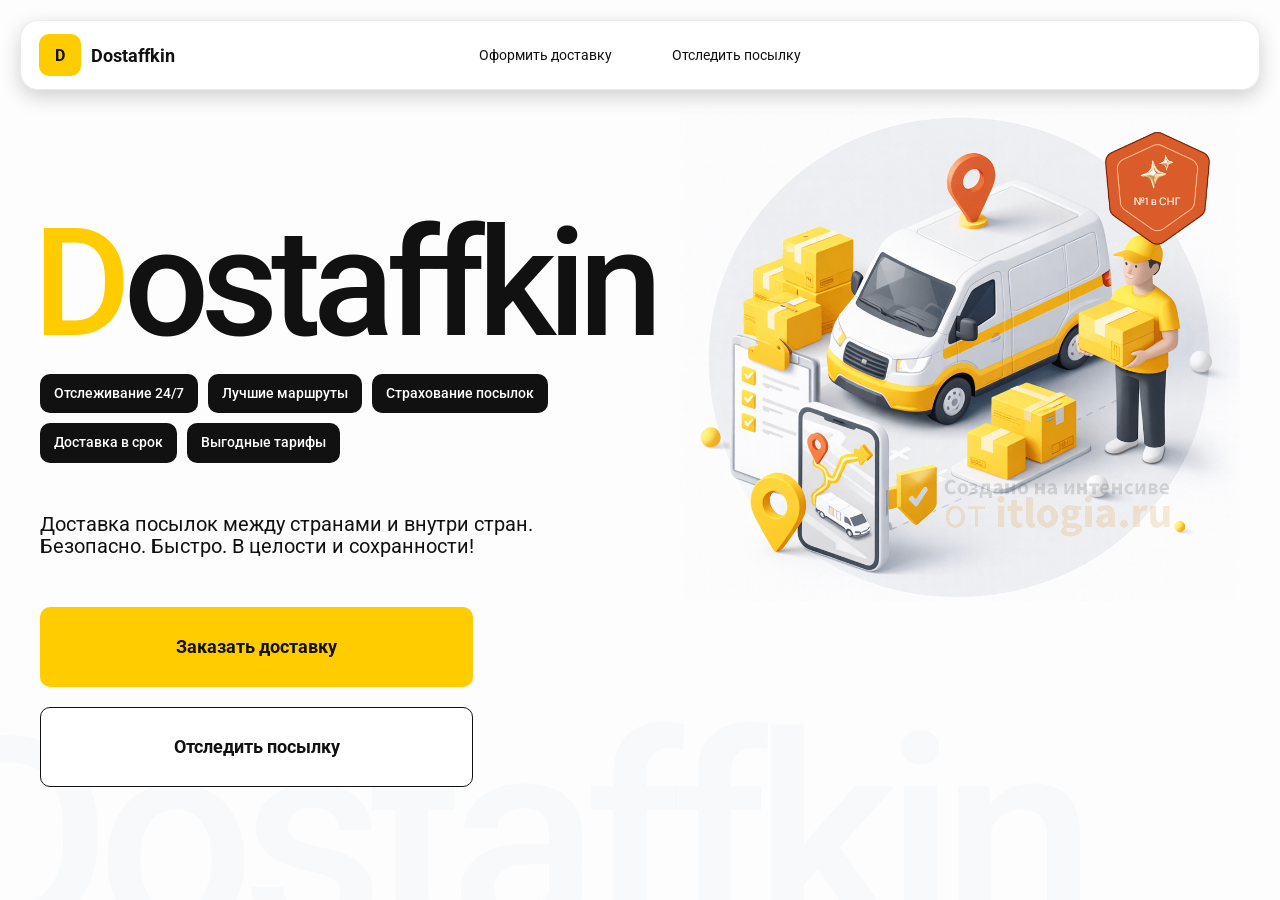
<file: index.html>
<!doctype html>
<html lang="ru">
  <head>
    <meta charset="UTF-8" />
    <link rel="stylesheet" href="styles/base.css" />
    <link rel="stylesheet" href="styles/base_adaptive.css" />
    <link rel="stylesheet" href="styles/index.css" />
    <link rel="stylesheet" href="styles/index_adaptive.css" />
    <title>
      Dostaffkin — Доставка посылок между странами и внутри стран. Безопасно.
      Быстро. В целости и сохранности!
    </title>
    <meta
      name="viewport"
      content="width=device-width,initial-scale=1,maximum-scale=1,user-scalable=0"
    />
  </head>
  <body>
    <div class="container">
      <header class="header">
        <a class="header-brand" href="#">
          <div class="header-logo">D</div>
          <div class="header-title">Dostaffkin</div>
        </a>
        <nav class="header-menu">
          <a class="header-link" href="./order.html">Оформить <span>доставку</span></a>
          <a class="header-link" href="./track.html">Отследить <span>посылку</span></a>
        </nav>
      </header>
      <main class="main">
        <section class="main-info">
          <div class="main-title"><span>D</span>ostaffkin</div>
          <div class="main-features">
            <div class="main-feature">Отслеживание 24/7</div>
            <div class="main-feature">Лучшие маршруты</div>
            <div class="main-feature">Страхование посылок</div>
            <div class="main-feature">Доставка в срок</div>
            <div class="main-feature">Выгодные тарифы</div>
          </div>
          <div class="main-description">
            Доставка посылок между странами и внутри стран. Безопасно. Быстро. В
            целости и сохранности!
          </div>
          <div class="main-actions">
            <a class="button" type="button" href="./order.html"
              >Заказать доставку</a
            >
            <a class="button button-white" type="button" href="./track.html"
              >Отследить посылку</a
            >
          </div>
        </section>
        <div class="main-title-ghost">Dostaffkin</div>
        <section class="main-image">
          <img src="images/main-image.png" alt="Main image" />
        </section>
      </main>
    </div>
  </body>
</html>
</file>
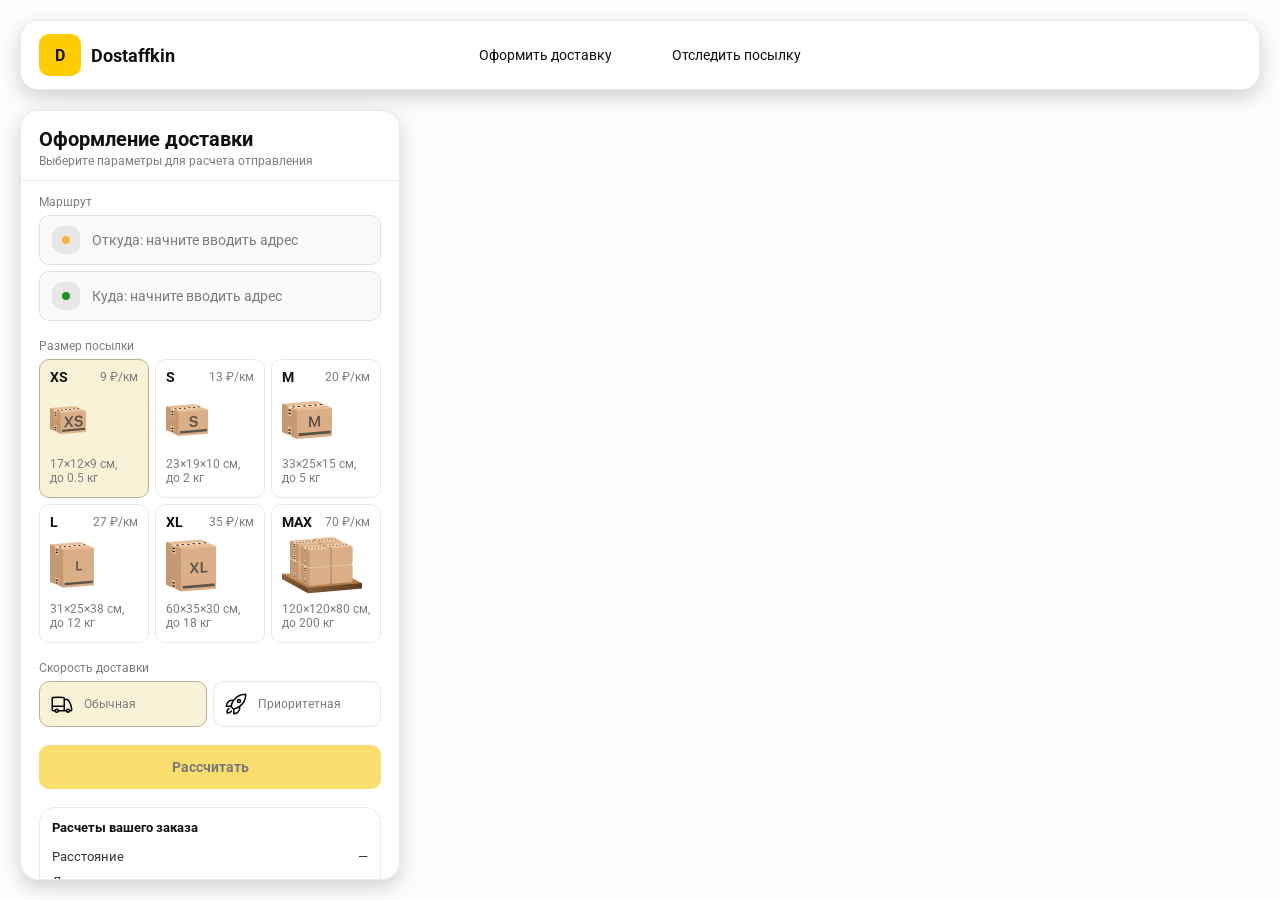
<file: order.html>
<!doctype html>
<html lang="ru">
  <head>
    <meta charset="utf-8" />
    <meta
      name="viewport"
      content="width=device-width,initial-scale=1,maximum-scale=1,user-scalable=0"
    />
    <title>Оформление доставки</title>

    <link rel="stylesheet" href="styles/base.css" />
    <link rel="stylesheet" href="styles/base_adaptive.css" />

    <link rel="stylesheet" href="styles/order.css" />
    <link rel="stylesheet" href="styles/order_adaptive.css" />
    <script src="https://api-maps.yandex.ru/2.1/?lang=ru_RU&apikey=94b522c7-1084-4b10-945c-c4f94278a934
&suggest_apikey=cfea201b-f497-4e3d-a2cf-9a4bc8a78ac7" type="text/javascript"></script>
  </head>
  <body>
    <div id="map"></div>
    <header class="header">
      <a class="header-brand" href="./index.html">
        <div class="header-logo">D</div>
        <div class="header-title">Dostaffkin</div>
      </a>
      <nav class="header-menu">
        <a class="header-link" href="#">Оформить <span>доставку</span></a>
        <a class="header-link" href="./track.html"
          >Отследить <span>посылку</span></a
        >
      </nav>
    </header>
    <aside class="main" id="sidebar">
      <div class="main-header">
        <div class="main-title">Оформление доставки</div>
        <div class="main-text">Выберите параметры для расчета отправления</div>
      </div>
      <div class="main-content">
        <div class="main-route">
          <div class="main-block-title">Маршрут</div>
          <div class="main-fields">
            <div class="main-field" id="fromField">
              <div class="main-pin"></div>
              <input
                id="from"
                placeholder="Откуда: начните вводить адрес"
                autocomplete="off"
              />
              <div
                class="main-ac"
                id="fromAc"
                role="listbox"
                aria-label="Подсказки адресов"
              ></div>
            </div>

            <div class="main-field" id="toField">
              <div class="main-pin"></div>
              <input
                id="to"
                placeholder="Куда: начните вводить адрес"
                autocomplete="off"
              />
              <div
                class="main-ac"
                id="toAc"
                role="listbox"
                aria-label="Подсказки адресов"
              ></div>
            </div>
          </div>
        </div>
        <div class="main-package">
          <div class="main-block-title">Размер посылки</div>

          <div class="main-sizes">
            <div class="main-size-card is-active" data-value="xs">
              <div class="main-size-top">
                <div class="main-size-label">XS</div>
                <div class="main-size-rate">9 ₽/км</div>
              </div>
              <div class="main-size-media">
                <img src="images/sizes/xs.png" alt="Короб XS" />
              </div>
              <div class="main-size-description">
                17×12×9 см,<br />до 0.5 кг
              </div>
            </div>

            <div class="main-size-card" data-value="s">
              <div class="main-size-top">
                <div class="main-size-label">S</div>
                <div class="main-size-rate">13 ₽/км</div>
              </div>
              <div class="main-size-media">
                <img src="images/sizes/s.png" alt="Короб S" />
              </div>
              <div class="main-size-description">23×19×10 см,<br />до 2 кг</div>
            </div>

            <div class="main-size-card" data-value="m">
              <div class="main-size-top">
                <div class="main-size-label">M</div>
                <div class="main-size-rate">20 ₽/км</div>
              </div>
              <div class="main-size-media">
                <img src="images/sizes/m.png" alt="Короб M" />
              </div>
              <div class="main-size-description">33×25×15 см,<br />до 5 кг</div>
            </div>

            <div class="main-size-card" data-value="l">
              <div class="main-size-top">
                <div class="main-size-label">L</div>
                <div class="main-size-rate">27 ₽/км</div>
              </div>
              <div class="main-size-media">
                <img src="images/sizes/l.png" alt="Короб L" />
              </div>
              <div class="main-size-description">
                31×25×38 см,<br />до 12 кг
              </div>
            </div>

            <div class="main-size-card" data-value="xl">
              <div class="main-size-top">
                <div class="main-size-label">XL</div>
                <div class="main-size-rate">35 ₽/км</div>
              </div>
              <div class="main-size-media">
                <img src="images/sizes/xl.png" alt="Короб XL" />
              </div>
              <div class="main-size-description">
                60×35×30 см,<br />до 18 кг
              </div>
            </div>

            <div class="main-size-card" data-value="max">
              <div class="main-size-top">
                <div class="main-size-label">MAX</div>
                <div class="main-size-rate">70 ₽/км</div>
              </div>
              <div class="main-size-media main-size-media-palleta">
                <img src="images/sizes/max.png" alt="Паллета" />
              </div>
              <div class="main-size-description">
                120×120×80 см,<br />до 200 кг
              </div>
            </div>
          </div>
        </div>
        <div class="main-speed">
          <div class="main-block-title">Скорость доставки</div>

          <div class="main-speeds">
            <div class="main-speed-card is-active" data-value="regular">
              <img
                class="main-speed-media"
                src="images/icons/regular.svg"
                alt="Regular"
              />
              <div class="main-speed-description">Обычная</div>
            </div>
            <div class="main-speed-card" data-value="fast">
              <img
                class="main-speed-media"
                src="images/icons/fast.svg"
                alt="Fast"
              />
              <div class="main-speed-description">Приоритетная</div>
            </div>
          </div>
        </div>
        <div class="main-calculate-block">
          <button
            id="calc"
            class="button calculate-button"
            type="button"
            disabled
          >
            Рассчитать
          </button>
        </div>
        <div class="main-result" id="result">
          <div class="main-result-title">Расчеты вашего заказа</div>
          <div class="main-result-lines">
            <div class="main-result-line">
              <span>Расстояние</span><span id="distanceValue">—</span>
            </div>
            <div class="main-result-line">
              <span>Доставим через</span><span id="durationValue">—</span>
            </div>
            <div class="main-result-line">
              <span>Тариф</span><span id="rateValue">—</span>
            </div>
          </div>
          <div class="main-price">
            <div class="main-price-label">Итого</div>
            <div class="main-price-value" id="totalValue">—</div>
          </div>
        </div>
        <div class="main-order-box">
          <div class="main-order-form" id="orderForm">
            <div class="main-order-title">Оформление доставки</div>
            <div class="main-block-info-row">
              <div class="main-block-title">Контакты</div>
              <div class="order-fields">
                <div class="main-field">
                  <input
                    id="customerName"
                    placeholder="Ваше имя"
                    autocomplete="off"
                  />
                </div>
                <div class="main-field">
                  <input
                    id="customerPhone"
                    placeholder="Ваш телефон"
                    autocomplete="off"
                    inputmode="tel"
                  />
                </div>
              </div>
            </div>
            <div class="main-block-info-row extra-info">
              <div class="main-block-title">Дополнительная информация</div>
              <div class="main-field textarea">
                <textarea
                  id="comment"
                  placeholder="Детали доставки и комментарии"
                ></textarea>
              </div>
            </div>
            <button
              id="submit"
              class="button main-submit-request"
              type="button"
              disabled
            >
              Отправить заявку
            </button>
          </div>

          <div class="main-order-success" id="orderSuccess">
            <div class="main-success-icon">✓</div>
            <div class="main-success-title">Заявка отправлена!</div>
            <div class="main-success-title">
              Номер отправления – <span id="orderId"></span>
            </div>
            <div class="main-success-subtitle">Мы скоро свяжемся с вами</div>
          </div>
        </div>
      </div>
    </aside>
    <script src="scripts/order.js"></script>
  </body>
</html>
</file>
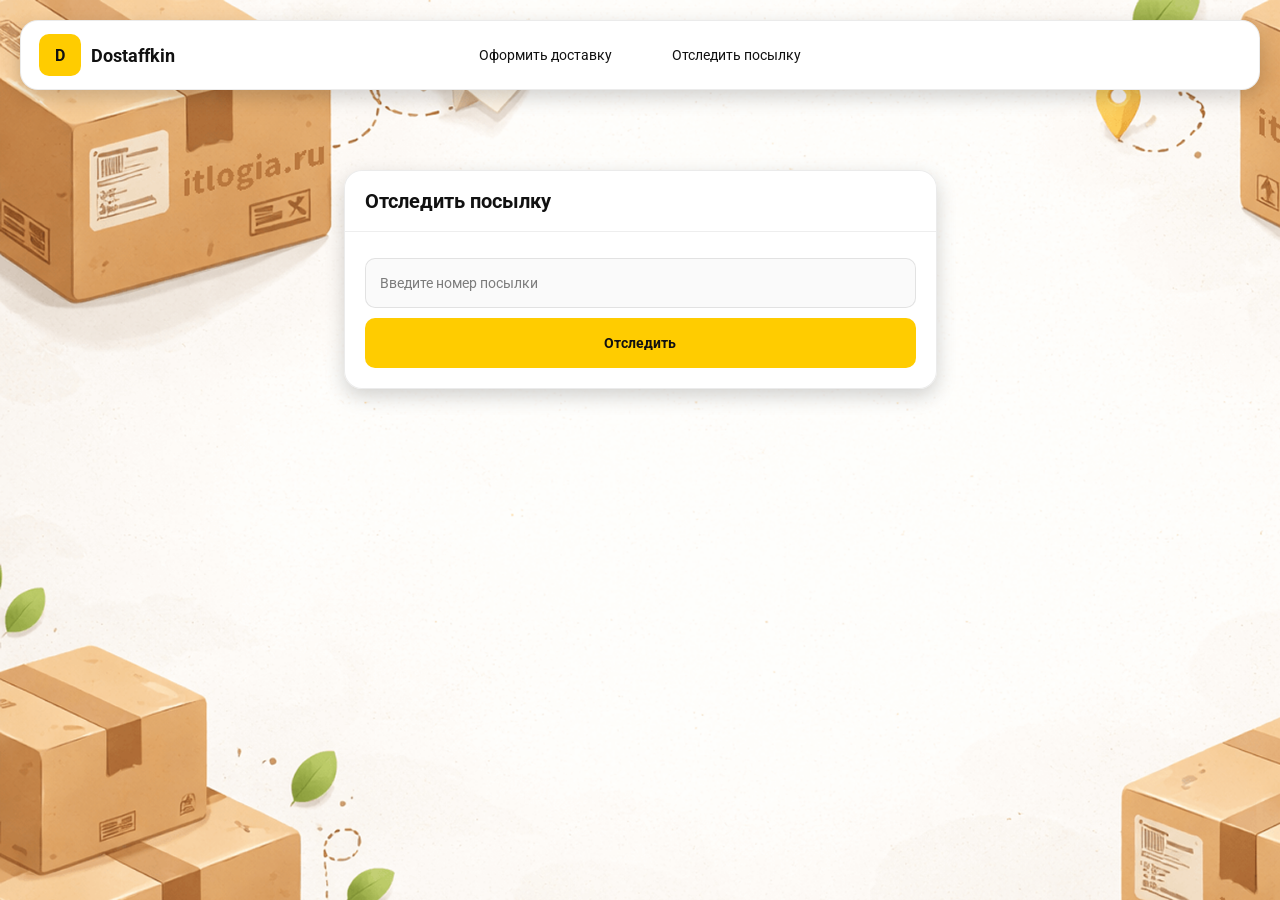
<file: track.html>
<!doctype html>
<html lang="ru">
  <head>
    <meta charset="utf-8" />
    <meta
      name="viewport"
      content="width=device-width,initial-scale=1,maximum-scale=1,user-scalable=0"
    />
    <title>Отследить посылку</title>
    <link rel="stylesheet" href="styles/base.css" />
    <link rel="stylesheet" href="styles/base_adaptive.css" />

    <link rel="stylesheet" href="styles/track.css" />
    <link rel="stylesheet" href="styles/track_adaptive.css" />
  </head>
  <body>
    <div class="container">
      <header class="header">
        <a class="header-brand" href="./index.html">
          <div class="header-logo">D</div>
          <div class="header-title">Dostaffkin</div>
        </a>
        <nav class="header-menu">
          <a class="header-link" href="./order.html"
            >Оформить <span>доставку</span></a
          >
          <a class="header-link" href="#">Отследить <span>посылку</span></a>
        </nav>
      </header>
      <main class="track-content">
        <section class="track-card track-search">
          <div class="track-title">Отследить посылку</div>
          <div class="track-action">
            <div class="main-field track-field">
              <input
                id="trackNumber"
                placeholder="Введите номер посылки"
                autocomplete="off"
              />
            </div>
            <button id="trackButton" class="button track-button" type="button">
              Отследить
            </button>
          </div>
        </section>
        <section class="track-card track-result" id="trackResult">
          <div class="track-result-header">
            <div class="track-id" id="trackIdValue"></div>
            <div class="track-routes">
              <div class="track-route">
                <div class="track-route-pin">
                  <svg
                    xmlns="http://www.w3.org/2000/svg"
                    fill="none"
                    viewBox="0 0 24 24"
                    stroke-width="1.5"
                    stroke="orange"
                    class="size-6"
                  >
                    <path
                      stroke-linecap="round"
                      stroke-linejoin="round"
                      d="M15 10.5a3 3 0 1 1-6 0 3 3 0 0 1 6 0Z"
                    />
                    <path
                      stroke-linecap="round"
                      stroke-linejoin="round"
                      d="M19.5 10.5c0 7.142-7.5 11.25-7.5 11.25S4.5 17.642 4.5 10.5a7.5 7.5 0 1 1 15 0Z"
                    />
                  </svg>
                </div>
                <div class="track-route-address" id="trackFromValue">
                  Откуда: Москва, улица Арбат, 1
                </div>
              </div>
              <div class="track-route track-route-arrow">
                <svg
                  xmlns="http://www.w3.org/2000/svg"
                  fill="none"
                  viewBox="0 0 24 24"
                  stroke-width="1.5"
                  stroke="currentColor"
                  class="size-6"
                >
                  <path
                    stroke-linecap="round"
                    stroke-linejoin="round"
                    d="M19.5 13.5 12 21m0 0-7.5-7.5M12 21V3"
                  />
                </svg>
              </div>
              <div class="track-route">
                <div class="track-route-pin">
                  <svg
                    xmlns="http://www.w3.org/2000/svg"
                    fill="none"
                    viewBox="0 0 24 24"
                    stroke-width="1.5"
                    stroke="green"
                    class="size-6"
                  >
                    <path
                      stroke-linecap="round"
                      stroke-linejoin="round"
                      d="M15 10.5a3 3 0 1 1-6 0 3 3 0 0 1 6 0Z"
                    />
                    <path
                      stroke-linecap="round"
                      stroke-linejoin="round"
                      d="M19.5 10.5c0 7.142-7.5 11.25-7.5 11.25S4.5 17.642 4.5 10.5a7.5 7.5 0 1 1 15 0Z"
                    />
                  </svg>
                </div>
                <div class="track-route-address" id="trackToValue">
                  Куда: Минск, проспект Независимости, 58
                </div>
              </div>
            </div>
          </div>
          <div class="track-info">
            <div class="track-status-title">Статус данной посылки:</div>
            <div class="track-status-list" id="trackStatusList"></div>
          </div>
        </section>
      </main>
    </div>
    <script src="scripts/track.js"></script>
  </body>
</html>
</file>
<file: styles/base.css>
*,
*::before,
*::after {
  box-sizing: border-box;
}

@font-face {
  font-family: "Roboto";
  src: url("../fonts/Roboto-Regular.ttf");
  font-weight: normal;
}

@font-face {
  font-family: "Roboto";
  src: url("../fonts/Roboto-Bold.ttf");
  font-weight: bold;
}

@font-face {
  font-family: "Roboto";
  src: url("../fonts/Roboto-Medium.ttf");
  font-weight: 500;
}

html,
body {
  margin: 0;
  color: #111111;
  font-family: "Roboto", sans-serif;
}

body {
  background: #fdfdfd;
}

.header {
    border-radius: 18px;
    box-shadow: 0 7px 20px 0 #0000002E;
    backdrop-filter: blur(10px);
    background: #ffffff;
    left: 20px;
    border: 1px solid rgba(0, 0, 0, 0.08);
    position: fixed;
    right: 20px;
    top: 20px;
    padding: 14px 18px;
    height: 70px;
    display: flex;
    align-items: center;
    z-index: 6;
}

.header-brand {
    display: flex;
    align-items: center;
    text-decoration: none;
    gap: 10px;
}

.header-logo {
    width: 42px;
    height: 42px;
    border-radius: 10px;
    background: #FFCC00;
    display: grid;
    place-items: center;
    font-weight: bold;
    color: #111;
}

.header-title {
    font-size: 18px;
    font-weight: bold;
    color: #111111;
    text-decoration: none;
}

.header-menu {
    display: flex;
    align-items: center;
    gap: 60px;
    margin: 0;
    position: absolute;
    left: 50%;
    transform: translateX(-50%);
}

.header-link {
    font-size: 14px;
    color: #111111;
    text-decoration: none;
}

.button {
    border: 0;
    outline: none;
    height: 44px;
    border-radius: 10px;
    font-size: 14px;
    font-weight: bold;
    cursor: pointer;
    font-family: inherit;
    transition: transform .08s ease, opacity .12s ease;
    background: #ffcc00;
    color: #111111;
    text-align: center;
    text-decoration: none;
}

.button:hover {
    background-color: #E5BC19;
}

.button:disabled {
    cursor: not-allowed;
    background-color: #FADE6E;
    color: #787878;
    transform: none;
}

.button.button-white {
    background: #ffffff;
    border: 1px solid #111111;
}

.button.button-white:hover {
    background: rgb(241 241 241);
}

.main-field {
    display: flex;
    align-items: center;
    margin-top: 6px;
    gap: 10px;
    border: 1px solid #1111111A;
    background: #FAFAFA;
    border-radius: 10px;
    padding: 10px 12px;
    position: relative;
    box-sizing: border-box;
    height: 50px;
}

.main-field.textarea {
    height: auto;
}

.main-pin {
    width: 28px;
    height: 28px;
    border-radius: 10px;
    background: rgba(17, 17, 17, 0.08);
    display: grid;
    place-items: center;
    flex: 0 0 auto;
    position: relative;
}

.main-pin::before {
    content: "";
    width: 8px;
    height: 8px;
    border-radius: 999px;
    background: orange;
    opacity: .75;
    display: block;
}

.main-field:last-child .main-pin::before {
    background: green;
    opacity: .85;
}

input, textarea {
    width: 100%;
    border: 0;
    outline: none;
    background: transparent;
    font-size: 14px;
    color: #111111;
    font-family: inherit;
}

textarea {
    resize: vertical;
    min-height: 72px;
    padding: 2px 0;
}

input::placeholder, textarea::placeholder {
    color: #7C7C7C;
}

.main-field:focus-within {
    border-color: rgba(0, 0, 0, 0.20);
    box-shadow: 0 0 0 4px rgba(255, 204, 0, 0.35);
    background: rgba(255, 255, 255, 0.75);
}
</file>
<file: styles/base_adaptive.css>
@media (max-width: 767px) {
    .header {
        left: 10px;
        right: 10px;
        top: 10px;
    }

    .header-link span {
        display: none;
    }

    .header-menu {
        gap: 20px;
        justify-content: flex-start;
        margin: 0 0 0 30px;
        position: static;
        transform: none;
    }
}

@media (max-width: 420px) {
    .header-title {
        display: none;
    }
}

@media (max-width: 374px) {
    .header-menu {
        gap: 10px;
        margin: 0 0 0 10px;
    }
}
</file>
<file: styles/index.css>
.container {
    overflow: hidden;
    min-height: 100vh;
}

.main {
    padding: 111px 40px 40px;
    position: relative;
    display: flex;
}

.main-info {
    max-width: 840px;
    width: 100%;
    position: relative;
}

.main-title {
    margin-top: 98px;
    font-weight: 500;
    font-size: 200px;
    line-height: 1;
    letter-spacing: -0.05em;
    color: #111111;
    left: -15px;
    position: relative;
}

.main-title span {
    color: #ffcc00;
}

.main-features {
    margin-top: 15px;
    display: flex;
    flex-wrap: wrap;
    gap: 10px;
}

.main-feature {
    background: #111111;
    color: #ffffff;
    padding: 12px 14px;
    font-weight: 500;
    font-size: 14px;
    line-height: 1.1;
    border-radius: 10px;
}

.main-description {
    margin-top: 50px;
    max-width: 500px;
    font-size: 20px;
    line-height: 1.1;
    color: #111111;
}

.main-actions {
    margin-top: 50px;
    display: flex;
    flex-direction: column;
    gap: 20px;
}

.main-actions .button {
    height: 80px;
    width: 433px;
    font-size: 18px;
    font-weight: bold;
    place-items: center;
    display: grid;
}

.main-title-ghost {
    position: absolute;
    z-index: -1;
    left: -70px;
    bottom: -150px;
    font-weight: 500;
    font-size: 278px;
    line-height: 1;
    letter-spacing: -0.05em;
    color: #ECEDF04D;
}

.main-image {
    width: 1024px;
    top: 100px;
    z-index: -2;
}

.main-image img {
    width: 100%;
    max-width: 1024px;
    height: auto;
    display: block;
}
</file>
<file: styles/index_adaptive.css>
@media (max-width: 1760px) {
    .main-title {
        font-size: 150px;
        left: -7px;
    }

    .main-info {
        max-width: 640px;
    }
}

@media (max-width: 1200px) {
    .main-info {
        max-width: 540px;
    }

    .main {
        padding: 111px 20px 20px;
    }

    .main-title {
        font-size: 120px;
        left: -4px;
    }

    .main-title-ghost {
        font-size: 220px;
    }
}

@media (max-width: 1024px) {
    .main-title {
        margin-top: 30px;
    }

    .main {
        flex-direction: column-reverse;
    }

    .main-image {
        max-width: 350px;
        position: absolute;
        left: 370px;
        top: 370px;
    }

    .main-info {
        max-width: 100%;
    }

    .main-actions {
        gap: 10px;
    }

    .main-actions .button {
        height: 50px;
        font-size: 14px;
        width: auto;
        max-width: 300px;
    }

    .main-description {
        max-width: 350px;
    }
}

@media (max-width: 570px) {
    .main-title {
        font-size: 88px;
    }

    .main-description {
        max-width: 100%
    }

    .main-actions {
       width: 100%;
    }

    .main-actions .button {
        width: 100%;
        max-width: 100%
    }

    .main-image {
        max-width: 650px;
        position: absolute;
        left: 170px;
        top: 70px;
        opacity: 0.2;
    }
}

@media (max-width: 400px) {
    .main-title {
        font-size: 70px;
    }
}
</file>
<file: styles/order.css>
#map {
  position: fixed;
  inset: 0;
}

.main {
  border-radius: 18px;
  box-shadow: 0 7px 20px 0 #0000002e;
  backdrop-filter: blur(10px);
  background: rgba(255, 255, 255, 0.96);
  left: 20px;
  border: 1px solid rgba(0, 0, 0, 0.08);
  position: fixed;
  top: 110px;
  bottom: 20px;
  width: 380px;
  display: flex;
  flex-direction: column;
  overflow: hidden;
  z-index: 5;
}
.main-header {
  padding: 18px 18px 12px 18px;
  border-bottom: 1px solid rgba(0, 0, 0, 0.06);
  display: flex;
  flex-direction: column;
}

.main-title {
  font-size: 20px;
  line-height: 100%;
  font-weight: bold;
}

.main-text {
  font-size: 12px;
  margin-top: 5px;
  color: #7c7c7c;
}

.main-content {
  padding: 14px 18px 18px 18px;
  overflow: auto;
  scrollbar-width: none;
  display: flex;
  flex-direction: column;
  gap: 18px;
  flex: 1;
}

.main-block-title {
  font-size: 12px;
  color: #7c7c7c;
}

.main-route .main-block-title,
.main-package .main-block-title {
  margin-bottom: 6px;
}

.main-sizes {
  display: grid;
  gap: 6px;
  grid-template-columns: repeat(3, 1fr);
}

.main-size-card {
  border: 1px solid #e8e8e7;
  background: #ffffff;
  border-radius: 10px;
  padding: 10px;
  cursor: pointer;
  user-select: none;
  transition:
    transform 0.08s ease,
    border-color 0.12s ease,
    background 0.12s ease;
  min-height: 139px;
}

.main-size-card:hover {
  transform: translateY(-1px);
}

.main-size-card.is-active {
  background-color: #f8f2d6;
  border-color: #b7b196;
}

.main-size-top {
  display: flex;
  align-items: center;
  justify-content: space-between;
}

.main-size-label {
  font-weight: bold;
  font-size: 14px;
  color: #111111;
  line-height: 100%;
}

.main-size-rate {
  font-size: 12px;
  color: #7c7c7c;
  line-height: 100%;
}

.main-size-media {
  margin-top: 8px;
  height: 57px;
}

.main-size-description {
  margin-top: 8px;
  font-size: 12px;
  color: #7c7c7c;
  line-height: 1.2;
}
.calculate-button {
  width: 100%;
}

.main-result {
  border: 1px solid rgba(0, 0, 0, 0.08);
  background: rgba(255, 255, 255, 0.75);
  border-radius: 16px;
  padding: 12px;
  line-height: 1.25;
}

.main-result-title {
  font-weight: bold;
  font-size: 13px;
  color: #111111;
  margin-bottom: 13px;
}

.main-result-lines {
  gap: 8px;
  display: flex;
  flex-direction: column;
}

.main-result-line {
  font-size: 13px;
  color: rgba(17, 17, 17, 0.85);
  display: flex;
  justify-content: space-between;
}

.main-price {
  margin-top: 18px;
  padding-top: 10px;
  border-top: 1px dashed rgba(0, 0, 0, 0.12);
  display: flex;
  align-items: baseline;
  justify-content: space-between;
}

.main-price-label {
  font-size: 12px;
  color: rgba(17, 17, 17, 0.55);
}

.main-price-value {
  font-size: 20px;
  font-weight: bold;
  color: #111111;
  letter-spacing: -0.3px;
}

.main-order-box {
    background: #ffffff;
    border: 1px solid #E8E8E7;
    border-radius: 10px;
    padding: 12px;
}

.main-order-title {
    margin-bottom: 8px;
    font-weight: bold;
    font-size: 14px;
    color: #111111;
}

.main-block-info {
    display: flex;
    flex-direction: column;
    gap: 6px;
}

.order-fields {
    display: grid;
    grid-template-columns: 1fr 1fr;
    column-gap: 10px;
    margin-top: 6px;
}

.main-block-info-row.extra-info {
    display: block;
    margin-top: 13px;
}

.main-submit-request {
    width: 100%;
    margin-top: 6px;
}

.main-order-success {
    display: none;
    text-align: center;
    padding: 22px 12px;
    gap: 12px;
}

.main-order-success.is-visible {
    display: flex;
    flex-direction: column;
    align-items: center;
}

.main-success-icon {
    width: 56px;
    height: 56px;
    border-radius: 50%;
    background: #16a34a;
    color: #ffffff;
    display: grid;
    place-items: center;
    font-size: 30px;
}

.main-success-title {
    font-size: 14px;
    font-weight: bold;
    color: #111111;
}

.main-success-subtitle {
    font-size: 12px;
    color: rgba(17, 17, 17, 0.55);
    line-height: 1.3;
}


.main-speed .main-block-title {
    margin-bottom: 6px;
}

.main-speeds {
    display: grid;
    gap: 6px;
    grid-template-columns: repeat(2, 1fr);
}

.main-speed-card {
    border: 1px solid #E8E8E7;
    background: #FFFFFF;
    border-radius: 10px;
    padding: 10px;
    cursor: pointer;
    user-select: none;
    transition: transform .08s ease, border-color .12s ease, background .12s ease;
    display: flex;
    align-items: center;
    gap: 10px;
}

.main-speed-card:hover {
    transform: translateY(-1px);
}

.main-speed-card.is-active {
    background-color: #F8F2D6;
    border-color: #B7B196;
}

.main-speed-description {
    font-size: 12px;
    color: #7C7C7C;
    line-height: 1.2;
}
</file>
<file: styles/order_adaptive.css>
@media (max-width: 767px) {
    .main {
        left: 10px;
        right: 10px;
        top: 50%;
        bottom: 12px;
        width: auto;
        max-width: none;
    }
}

@media (max-width: 420px) {
    .main-sizes {
        grid-template-columns: repeat(2, 1fr);
    }
}
</file>
<file: styles/track.css>
.container {
    background: #F4F4F4 url("../images/track-bg.png");
    background-size: cover;
    min-height: 100vh;
    padding: 170px 0 50px 0;
}

.track-content {
    width: 593px;
    margin: 0 auto;
}

.track-card {
    width: 100%;
    border-radius: 18px;
    box-shadow: 0 7px 20px 0 #0000002E;
    backdrop-filter: blur(10px);
    background: rgba(255, 255, 255, 0.96);
    border: 1px solid rgba(0, 0, 0, 0.08);
}

.track-title {
    font-size: 20px;
    line-height: 100%;
    font-weight: bold;
    border-bottom: 1px solid #EEEEEE;
    padding: 20px;
}

.track-action {
    padding: 20px;
}

.track-button {
    width: 100%;
    height: 50px;
}

.track-field {
    margin-bottom: 10px;
}

.track-result {
    margin-top: 5px;
    display: none;
}

.track-result.is-visible {
    display: block;
}

.track-result-header {
    font-weight: bold;
    font-size: 14px;
    color: #111111;
    padding: 20px;
    border-bottom: 1px solid #EEEEEE;
}

.track-id {
    margin-bottom: 12px;
    font-size: 20px;
}

.track-routes {
    display: flex;
    flex-direction: column;
    gap: 10px;
    font-weight: normal;
}

.track-route {
    display: flex;
    align-items: center;
    gap: 10px;
}

.track-route-pin {
    width: 24px;
    height: 24px;
    flex-shrink: 0;
}

.track-route-arrow {
    padding: 15px 0;
    width: 24px;
    height: 24px;
}

.track-info {
    padding: 20px;
}

.track-status {
    display: flex;
    align-items: center;
    font-size: 12px;
    gap: 10px;
}

.track-status-title {
    font-size: 14px;
    color: #111111;
    margin-bottom: 20px;
}

.track-status-list {
    display: flex;
    flex-direction: column;
    gap: 15px;
}

.track-status-icon {
    width: 40px;
    height: 40px;
    border-radius: 50%;
    background: rgba(17, 17, 17, 0.08);
    display: grid;
    place-items: center;
    flex: 0 0 auto;
}

.track-status.created .track-status-icon {
    background-color: #F1CB00;
}

.track-status.in-way .track-status-icon {
    background-color: #F08A11;
}

.track-status.ready .track-status-icon {
    background-color: #A35D0A;
}

.track-status.done .track-status-icon {
    background-color: #37C93B;
}

.track-status-text {
    display: flex;
    align-items: center;
    justify-content: space-between;
    color: #111111;
    font-size: 12px;
    flex: 1;
}

.track-status-date {
    color: rgba(17, 17, 17, 0.55);
}
</file>
<file: styles/track_adaptive.css>
@media (max-width: 767px) {
    .container {
        padding: 130px 0 50px 0;
    }

    .track-content {
        width: 100%;
        padding-left: 10px;
        padding-right: 10px;
    }

    .track-result-header {
        padding: 20px;
    }
}
</file>
